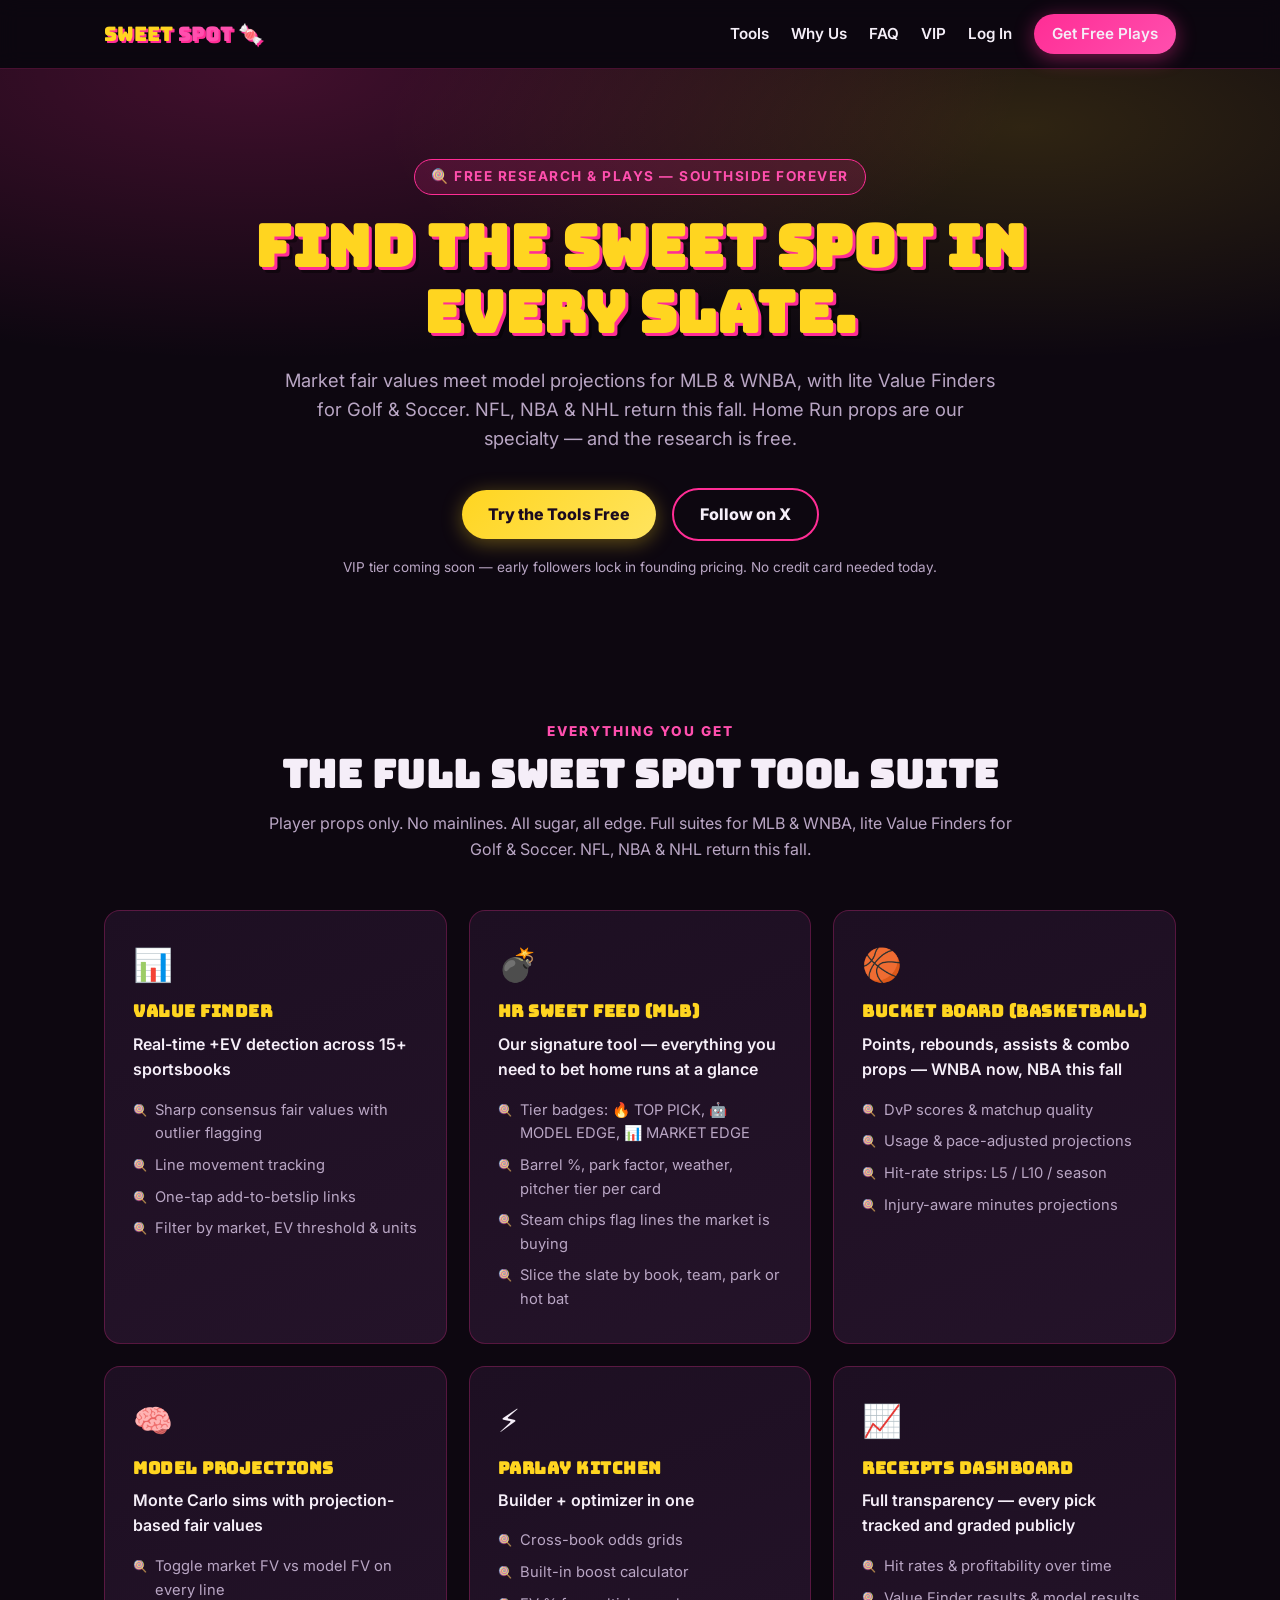
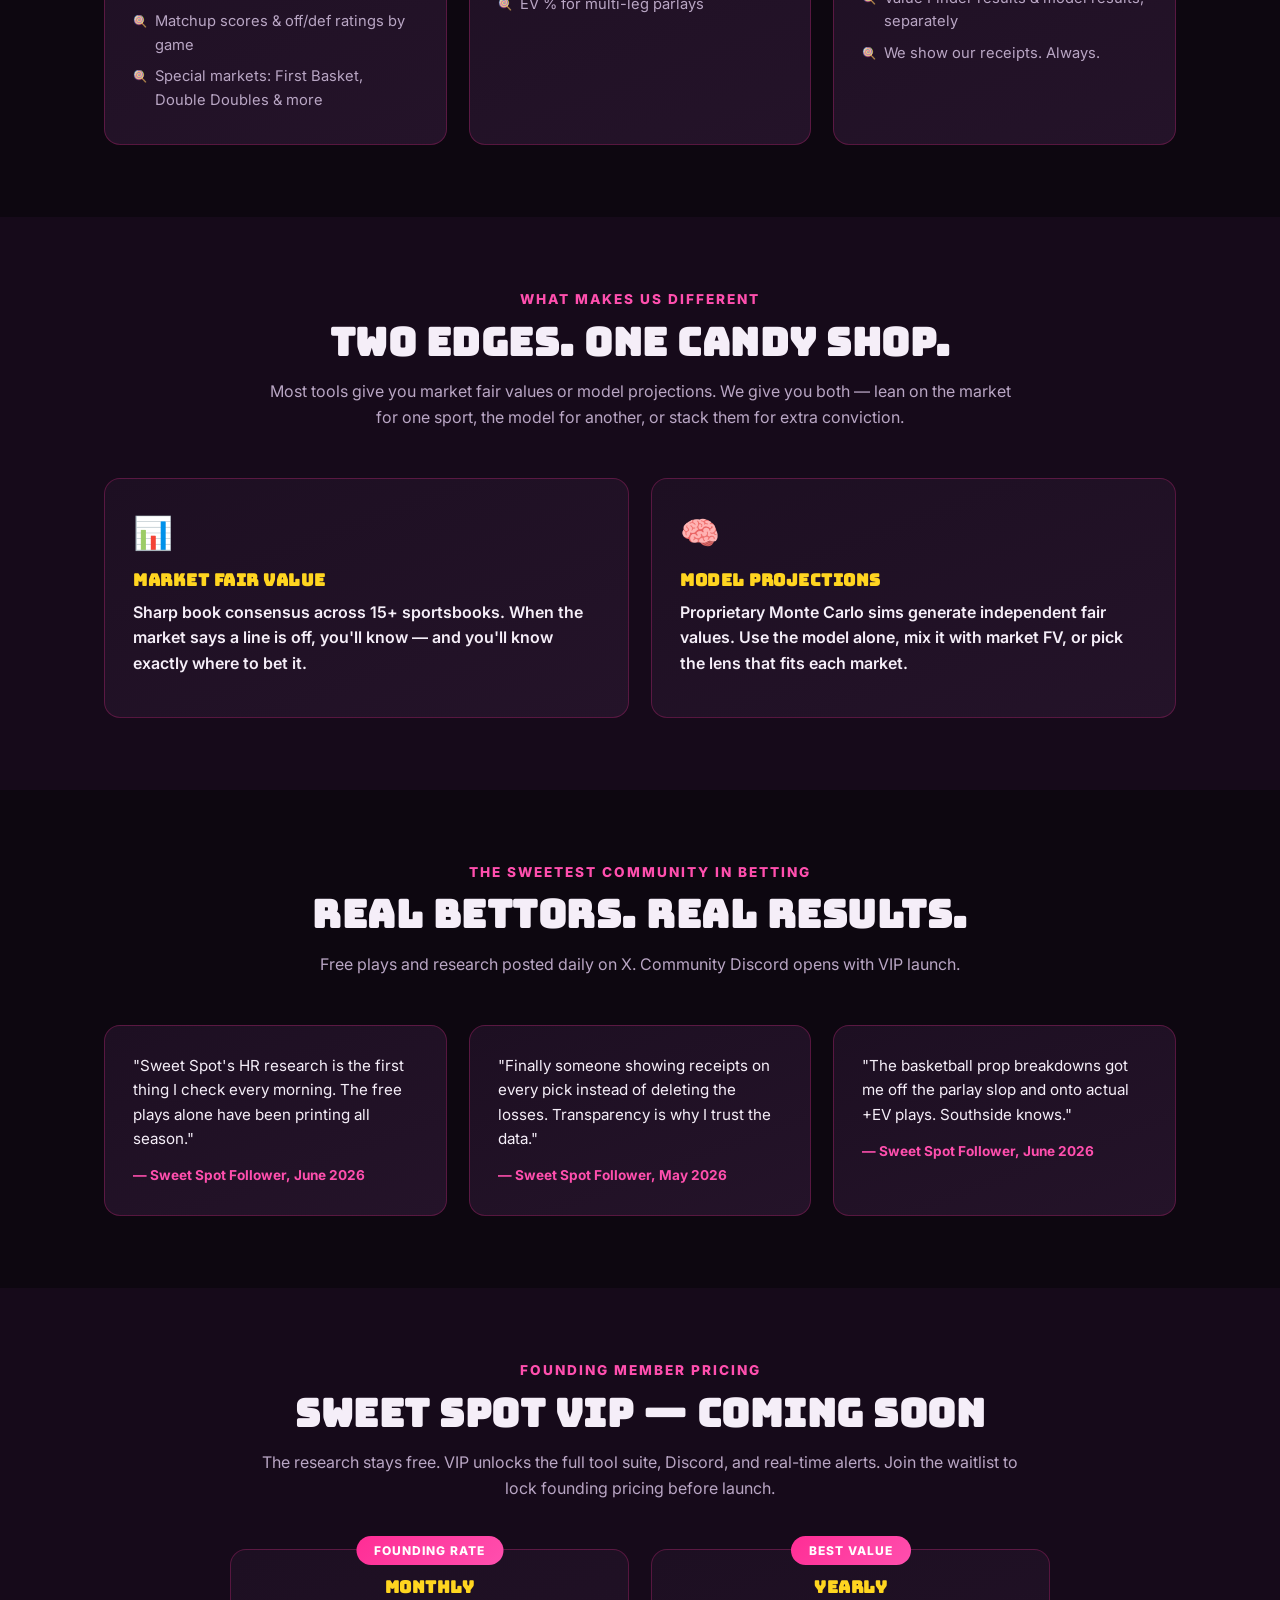
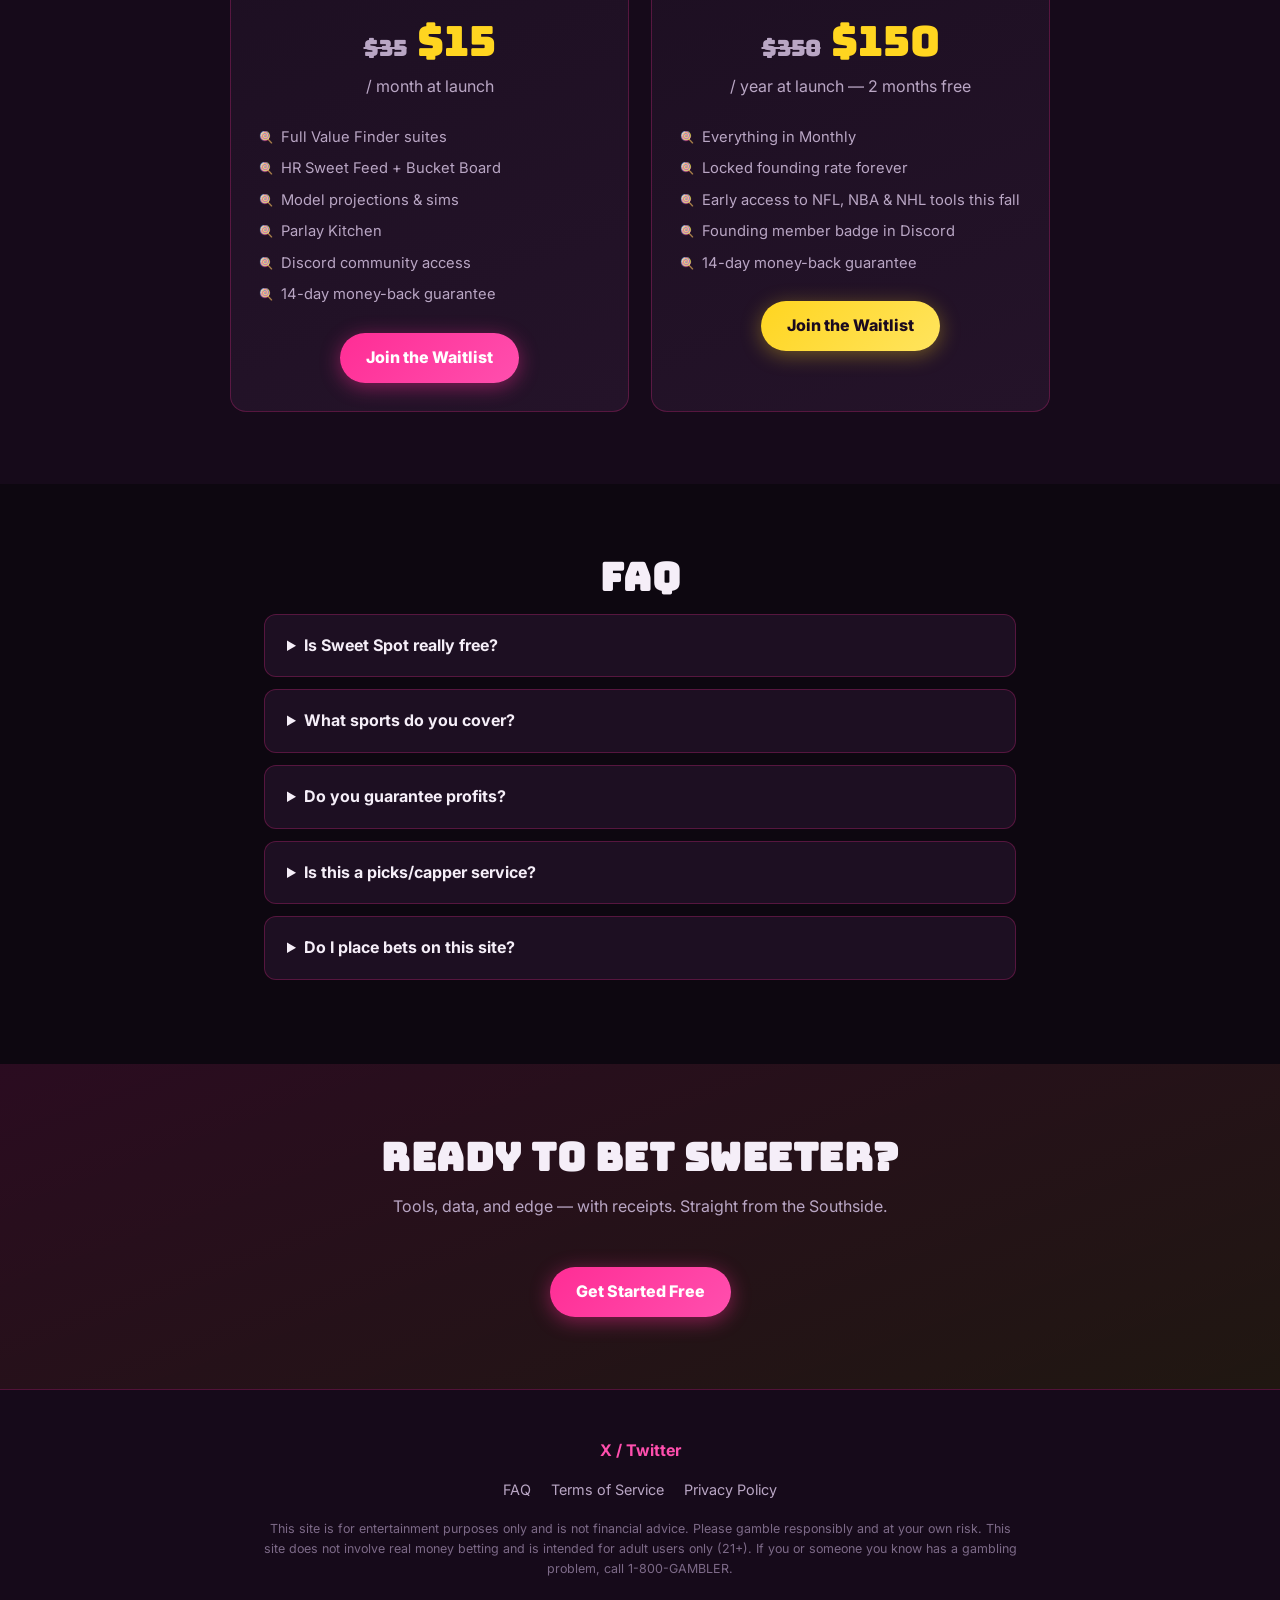
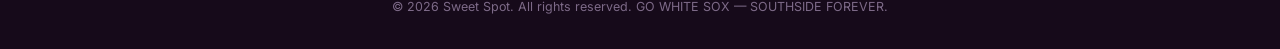
<file: index.html>
<!DOCTYPE html>
<html lang="en">
<head>
<meta charset="UTF-8">
<meta name="viewport" content="width=device-width, initial-scale=1">
<title>Sweet Spot 🍬 | Free Player Prop Research & Plays</title>
<meta name="description" content="Sweet Spot — free player prop research, HR props, basketball props, and +EV plays. Data-driven picks from the Southside.">
<link rel="preconnect" href="https://fonts.googleapis.com">
<link href="https://fonts.googleapis.com/css2?family=Bungee&family=Inter:wght@400;600;700;800&display=swap" rel="stylesheet">
<link rel="stylesheet" href="style.css">
</head>
<body>

<nav class="nav">
  <div class="nav-inner">
    <a href="index.html" class="logo">SWEET <span>SPOT</span> 🍬</a>
    <div class="nav-links">
      <a href="index.html#tools">Tools</a>
      <a href="index.html#edges">Why Us</a>
      <a href="index.html#faq">FAQ</a>
      <a href="index.html#vip">VIP</a>
      <a href="login.html">Log In</a>
      <a href="login.html" class="btn btn-primary btn-sm">Get Free Plays</a>
    </div>
  </div>
</nav>

<header class="hero">
  <span class="eyebrow">🍭 Free Research &amp; Plays — Southside Forever</span>
  <h1>Find the Sweet Spot in every slate.</h1>
  <p class="sub">Market fair values meet model projections for MLB &amp; WNBA, with lite Value Finders for Golf &amp; Soccer. NFL, NBA &amp; NHL return this fall. Home Run props are our specialty — and the research is free.</p>
  <a href="login.html" class="btn btn-yellow">Try the Tools Free</a>
  <a href="https://x.com/SweetSpotReport" class="btn btn-ghost" style="margin-left:12px;">Follow on X</a>
  <p class="fine">VIP tier coming soon — early followers lock in founding pricing. No credit card needed today.</p>
</header>

<section id="tools">
  <div class="container">
    <p class="section-label">Everything You Get</p>
    <h2 class="section-title">The Full Sweet Spot Tool Suite</h2>
    <p class="section-sub">Player props only. No mainlines. All sugar, all edge. Full suites for MLB &amp; WNBA, lite Value Finders for Golf &amp; Soccer. NFL, NBA &amp; NHL return this fall.</p>
    <div class="grid grid-3">
      <div class="card">
        <div class="icon">📊</div>
        <h3>Value Finder</h3>
        <p class="lead">Real-time +EV detection across 15+ sportsbooks</p>
        <ul>
          <li>Sharp consensus fair values with outlier flagging</li>
          <li>Line movement tracking</li>
          <li>One-tap add-to-betslip links</li>
          <li>Filter by market, EV threshold &amp; units</li>
        </ul>
      </div>
      <div class="card">
        <div class="icon">💣</div>
        <h3>HR Sweet Feed (MLB)</h3>
        <p class="lead">Our signature tool — everything you need to bet home runs at a glance</p>
        <ul>
          <li>Tier badges: 🔥 TOP PICK, 🤖 MODEL EDGE, 📊 MARKET EDGE</li>
          <li>Barrel %, park factor, weather, pitcher tier per card</li>
          <li>Steam chips flag lines the market is buying</li>
          <li>Slice the slate by book, team, park or hot bat</li>
        </ul>
      </div>
      <div class="card">
        <div class="icon">🏀</div>
        <h3>Bucket Board (Basketball)</h3>
        <p class="lead">Points, rebounds, assists &amp; combo props — WNBA now, NBA this fall</p>
        <ul>
          <li>DvP scores &amp; matchup quality</li>
          <li>Usage &amp; pace-adjusted projections</li>
          <li>Hit-rate strips: L5 / L10 / season</li>
          <li>Injury-aware minutes projections</li>
        </ul>
      </div>
      <div class="card">
        <div class="icon">🧠</div>
        <h3>Model Projections</h3>
        <p class="lead">Monte Carlo sims with projection-based fair values</p>
        <ul>
          <li>Toggle market FV vs model FV on every line</li>
          <li>Matchup scores &amp; off/def ratings by game</li>
          <li>Special markets: First Basket, Double Doubles &amp; more</li>
        </ul>
      </div>
      <div class="card">
        <div class="icon">⚡</div>
        <h3>Parlay Kitchen</h3>
        <p class="lead">Builder + optimizer in one</p>
        <ul>
          <li>Cross-book odds grids</li>
          <li>Built-in boost calculator</li>
          <li>EV % for multi-leg parlays</li>
        </ul>
      </div>
      <div class="card">
        <div class="icon">📈</div>
        <h3>Receipts Dashboard</h3>
        <p class="lead">Full transparency — every pick tracked and graded publicly</p>
        <ul>
          <li>Hit rates &amp; profitability over time</li>
          <li>Value Finder results &amp; model results, separately</li>
          <li>We show our receipts. Always.</li>
        </ul>
      </div>
    </div>
  </div>
</section>

<section id="edges" style="background: var(--bg-2);">
  <div class="container">
    <p class="section-label">What Makes Us Different</p>
    <h2 class="section-title">Two Edges. One Candy Shop.</h2>
    <p class="section-sub">Most tools give you market fair values or model projections. We give you both — lean on the market for one sport, the model for another, or stack them for extra conviction.</p>
    <div class="grid grid-2">
      <div class="card">
        <div class="icon">📊</div>
        <h3>Market Fair Value</h3>
        <p class="lead">Sharp book consensus across 15+ sportsbooks. When the market says a line is off, you'll know — and you'll know exactly where to bet it.</p>
      </div>
      <div class="card">
        <div class="icon">🧠</div>
        <h3>Model Projections</h3>
        <p class="lead">Proprietary Monte Carlo sims generate independent fair values. Use the model alone, mix it with market FV, or pick the lens that fits each market.</p>
      </div>
    </div>
  </div>
</section>

<section id="community">
  <div class="container">
    <p class="section-label">The Sweetest Community in Betting</p>
    <h2 class="section-title">Real Bettors. Real Results.</h2>
    <p class="section-sub">Free plays and research posted daily on X. Community Discord opens with VIP launch.</p>
    <div class="grid grid-3">
      <div class="card testimonial">
        <p>"Sweet Spot's HR research is the first thing I check every morning. The free plays alone have been printing all season."</p>
        <p class="who">— Sweet Spot Follower, June 2026</p>
      </div>
      <div class="card testimonial">
        <p>"Finally someone showing receipts on every pick instead of deleting the losses. Transparency is why I trust the data."</p>
        <p class="who">— Sweet Spot Follower, May 2026</p>
      </div>
      <div class="card testimonial">
        <p>"The basketball prop breakdowns got me off the parlay slop and onto actual +EV plays. Southside knows."</p>
        <p class="who">— Sweet Spot Follower, June 2026</p>
      </div>
    </div>
  </div>
</section>

<section id="vip" style="background: var(--bg-2);">
  <div class="container">
    <p class="section-label">Founding Member Pricing</p>
    <h2 class="section-title">Sweet Spot VIP — Coming Soon</h2>
    <p class="section-sub">The research stays free. VIP unlocks the full tool suite, Discord, and real-time alerts. Join the waitlist to lock founding pricing before launch.</p>
    <div class="grid grid-2" style="max-width: 820px; margin: 0 auto;">
      <div class="card price-card">
        <div class="ribbon">Founding Rate</div>
        <h3>Monthly</h3>
        <div class="price"><span class="strike">$35</span>$15</div>
        <p class="per">/ month at launch</p>
        <ul>
          <li>Full Value Finder suites</li>
          <li>HR Sweet Feed + Bucket Board</li>
          <li>Model projections &amp; sims</li>
          <li>Parlay Kitchen</li>
          <li>Discord community access</li>
          <li>14-day money-back guarantee</li>
        </ul>
        <a href="login.html" class="btn btn-primary">Join the Waitlist</a>
      </div>
      <div class="card price-card">
        <div class="ribbon">Best Value</div>
        <h3>Yearly</h3>
        <div class="price"><span class="strike">$350</span>$150</div>
        <p class="per">/ year at launch — 2 months free</p>
        <ul>
          <li>Everything in Monthly</li>
          <li>Locked founding rate forever</li>
          <li>Early access to NFL, NBA &amp; NHL tools this fall</li>
          <li>Founding member badge in Discord</li>
          <li>14-day money-back guarantee</li>
        </ul>
        <a href="login.html" class="btn btn-yellow">Join the Waitlist</a>
      </div>
    </div>
  </div>
</section>

<section id="faq">
  <div class="container" style="max-width: 800px;">
    <h2 class="section-title">FAQ</h2>
    <details>
      <summary>Is Sweet Spot really free?</summary>
      <p>Yes — research, plays, and the demo tools are free right now. A VIP tier with the full live tool suite and Discord launches soon; waitlist members lock founding pricing.</p>
    </details>
    <details>
      <summary>What sports do you cover?</summary>
      <p>Full suites for MLB &amp; WNBA, with lite Value Finders for Golf &amp; Soccer. NFL, NBA &amp; NHL return this fall. Home Run props are our specialty.</p>
    </details>
    <details>
      <summary>Do you guarantee profits?</summary>
      <p>No one can. We surface +EV opportunities backed by market consensus and model projections, and we track every pick publicly so you can judge the results yourself.</p>
    </details>
    <details>
      <summary>Is this a picks/capper service?</summary>
      <p>No. Sweet Spot is a data and tools platform. We teach you to find your own edge — you're not blindly tailing anyone.</p>
    </details>
    <details>
      <summary>Do I place bets on this site?</summary>
      <p>No. Sweet Spot never handles money or takes bets. We link out to licensed sportsbooks where legal. 21+ only.</p>
    </details>
  </div>
</section>

<section style="text-align:center; background: linear-gradient(160deg, rgba(255,45,149,0.12), rgba(255,213,32,0.08));">
  <div class="container">
    <h2 class="section-title">Ready to bet sweeter?</h2>
    <p class="section-sub">Tools, data, and edge — with receipts. Straight from the Southside.</p>
    <a href="login.html" class="btn btn-primary">Get Started Free</a>
  </div>
</section>

<footer>
  <div class="socials">
    <a href="https://x.com/SweetSpotReport">X / Twitter</a>
  </div>
  <div class="foot-links">
    <a href="index.html#faq">FAQ</a>
    <a href="terms.html">Terms of Service</a>
    <a href="privacy.html">Privacy Policy</a>
  </div>
  <p class="disclaimer">This site is for entertainment purposes only and is not financial advice. Please gamble responsibly and at your own risk. This site does not involve real money betting and is intended for adult users only (21+). If you or someone you know has a gambling problem, call 1-800-GAMBLER.</p>
  <p class="disclaimer">© 2026 Sweet Spot. All rights reserved. GO WHITE SOX — SOUTHSIDE FOREVER.</p>
</footer>

</body>
</html>
</file>
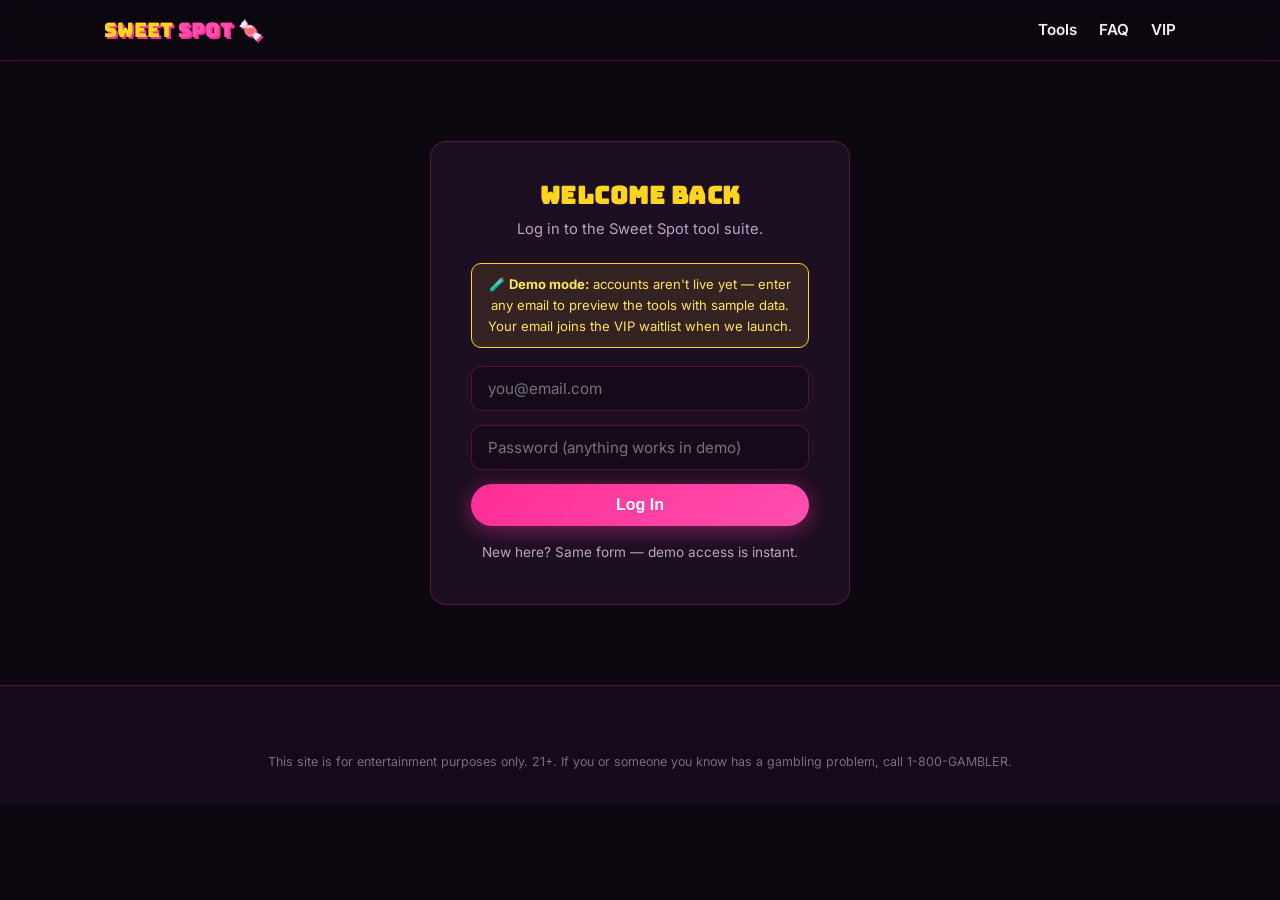
<file: login.html>
<!DOCTYPE html>
<html lang="en">
<head>
<meta charset="UTF-8">
<meta name="viewport" content="width=device-width, initial-scale=1">
<title>Log In | Sweet Spot 🍬</title>
<link href="https://fonts.googleapis.com/css2?family=Bungee&family=Inter:wght@400;600;700;800&display=swap" rel="stylesheet">
<link rel="stylesheet" href="style.css">
</head>
<body>

<nav class="nav">
  <div class="nav-inner">
    <a href="index.html" class="logo">SWEET <span>SPOT</span> 🍬</a>
    <div class="nav-links">
      <a href="index.html#tools">Tools</a>
      <a href="index.html#faq">FAQ</a>
      <a href="index.html#vip">VIP</a>
    </div>
  </div>
</nav>

<div class="auth-box">
  <h2 class="brand-font" style="color: var(--yellow); margin-bottom: 8px;">Welcome Back</h2>
  <p style="color: var(--muted); margin-bottom: 22px; font-size: 0.92rem;">Log in to the Sweet Spot tool suite.</p>
  <div class="demo-note">🧪 <strong>Demo mode:</strong> accounts aren't live yet — enter any email to preview the tools with sample data. Your email joins the VIP waitlist when we launch.</div>
  <form id="loginForm">
    <input type="email" id="email" placeholder="you@email.com" required>
    <input type="password" id="password" placeholder="Password (anything works in demo)" required>
    <button type="submit" class="btn btn-primary" style="width:100%;">Log In</button>
  </form>
  <p style="margin-top: 16px; font-size: 0.85rem; color: var(--muted);">New here? Same form — demo access is instant.</p>
</div>

<footer>
  <p class="disclaimer">This site is for entertainment purposes only. 21+. If you or someone you know has a gambling problem, call 1-800-GAMBLER.</p>
</footer>

<script>
document.getElementById('loginForm').addEventListener('submit', function(e) {
  e.preventDefault();
  var email = document.getElementById('email').value;
  try { localStorage.setItem('ss_user', email); } catch (err) {}
  window.location.href = 'tools.html';
});
</script>
</body>
</html>
</file>
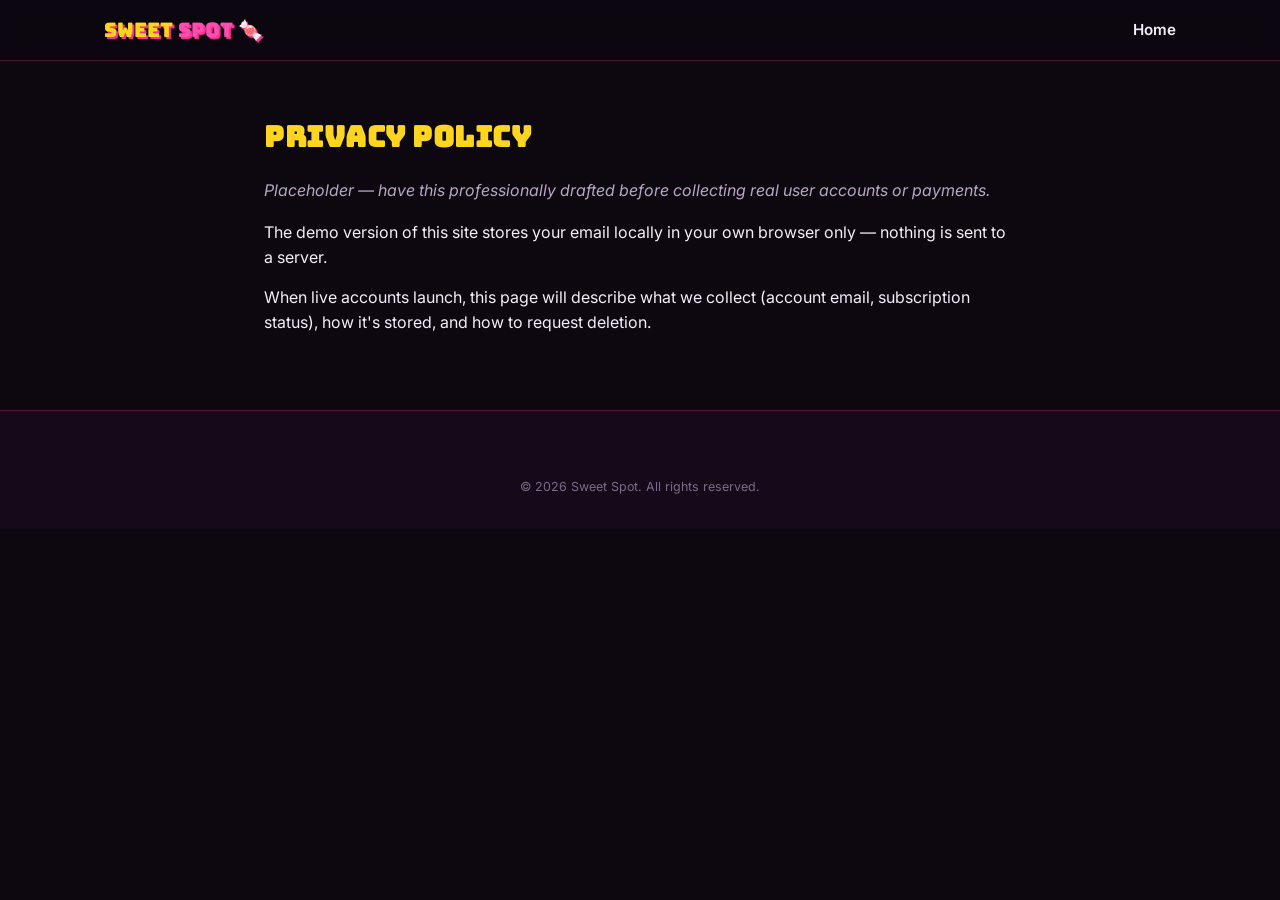
<file: privacy.html>
<!DOCTYPE html>
<html lang="en">
<head>
<meta charset="UTF-8">
<meta name="viewport" content="width=device-width, initial-scale=1">
<title>Privacy Policy | Sweet Spot 🍬</title>
<link href="https://fonts.googleapis.com/css2?family=Bungee&family=Inter:wght@400;600;700;800&display=swap" rel="stylesheet">
<link rel="stylesheet" href="style.css">
</head>
<body>
<nav class="nav">
  <div class="nav-inner">
    <a href="index.html" class="logo">SWEET <span>SPOT</span> 🍬</a>
    <div class="nav-links"><a href="index.html">Home</a></div>
  </div>
</nav>
<div class="container" style="max-width: 800px; padding: 60px 24px;">
  <h1 style="color: var(--yellow); font-size: 1.8rem; margin-bottom: 24px;">Privacy Policy</h1>
  <p style="color: var(--muted); margin-bottom: 16px;"><em>Placeholder — have this professionally drafted before collecting real user accounts or payments.</em></p>
  <p style="margin-bottom: 14px;">The demo version of this site stores your email locally in your own browser only — nothing is sent to a server.</p>
  <p style="margin-bottom: 14px;">When live accounts launch, this page will describe what we collect (account email, subscription status), how it's stored, and how to request deletion.</p>
</div>
<footer>
  <p class="disclaimer">© 2026 Sweet Spot. All rights reserved.</p>
</footer>
</body>
</html>
</file>
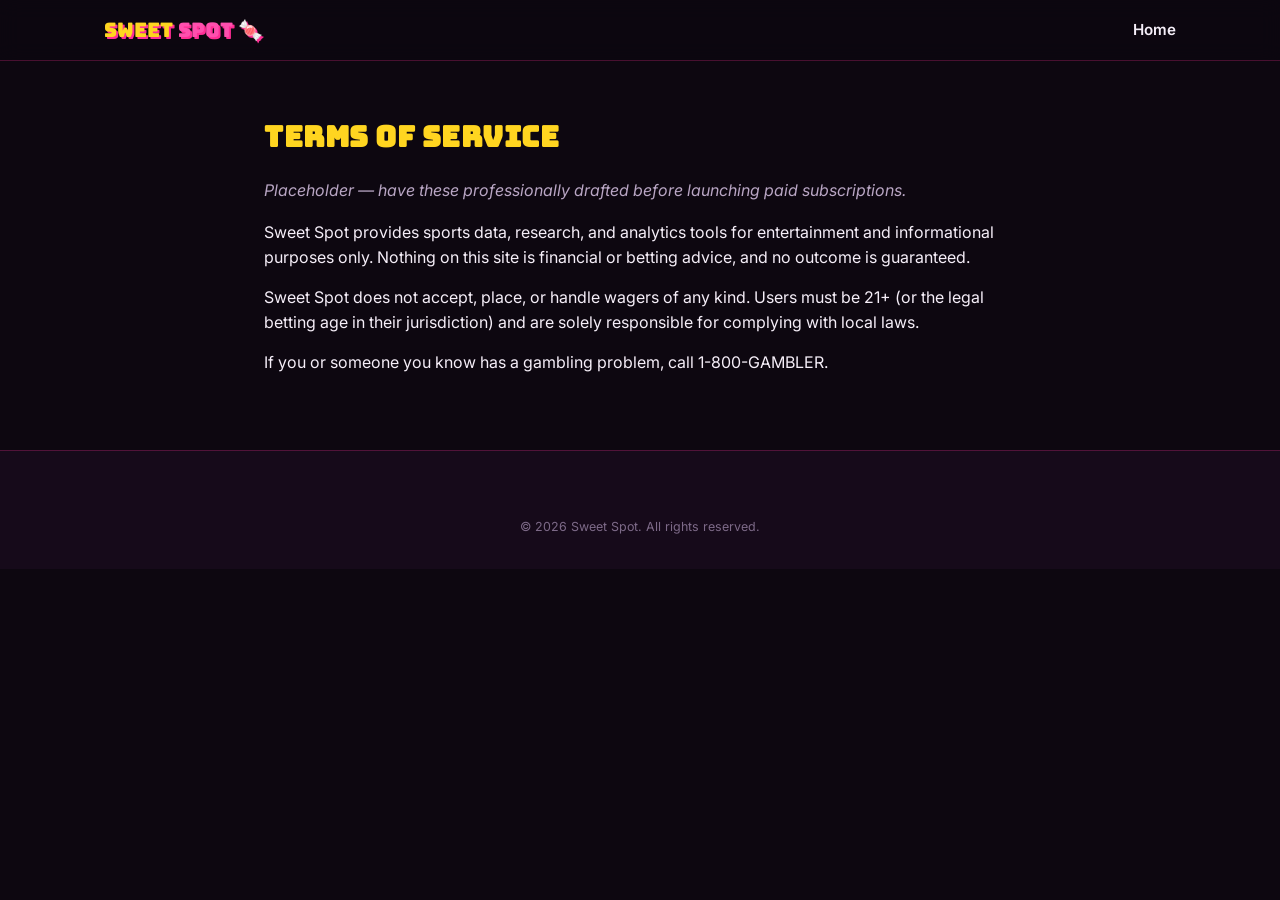
<file: terms.html>
<!DOCTYPE html>
<html lang="en">
<head>
<meta charset="UTF-8">
<meta name="viewport" content="width=device-width, initial-scale=1">
<title>Terms of Service | Sweet Spot 🍬</title>
<link href="https://fonts.googleapis.com/css2?family=Bungee&family=Inter:wght@400;600;700;800&display=swap" rel="stylesheet">
<link rel="stylesheet" href="style.css">
</head>
<body>
<nav class="nav">
  <div class="nav-inner">
    <a href="index.html" class="logo">SWEET <span>SPOT</span> 🍬</a>
    <div class="nav-links"><a href="index.html">Home</a></div>
  </div>
</nav>
<div class="container" style="max-width: 800px; padding: 60px 24px;">
  <h1 style="color: var(--yellow); font-size: 1.8rem; margin-bottom: 24px;">Terms of Service</h1>
  <p style="color: var(--muted); margin-bottom: 16px;"><em>Placeholder — have these professionally drafted before launching paid subscriptions.</em></p>
  <p style="margin-bottom: 14px;">Sweet Spot provides sports data, research, and analytics tools for entertainment and informational purposes only. Nothing on this site is financial or betting advice, and no outcome is guaranteed.</p>
  <p style="margin-bottom: 14px;">Sweet Spot does not accept, place, or handle wagers of any kind. Users must be 21+ (or the legal betting age in their jurisdiction) and are solely responsible for complying with local laws.</p>
  <p style="margin-bottom: 14px;">If you or someone you know has a gambling problem, call 1-800-GAMBLER.</p>
</div>
<footer>
  <p class="disclaimer">© 2026 Sweet Spot. All rights reserved.</p>
</footer>
</body>
</html>
</file>
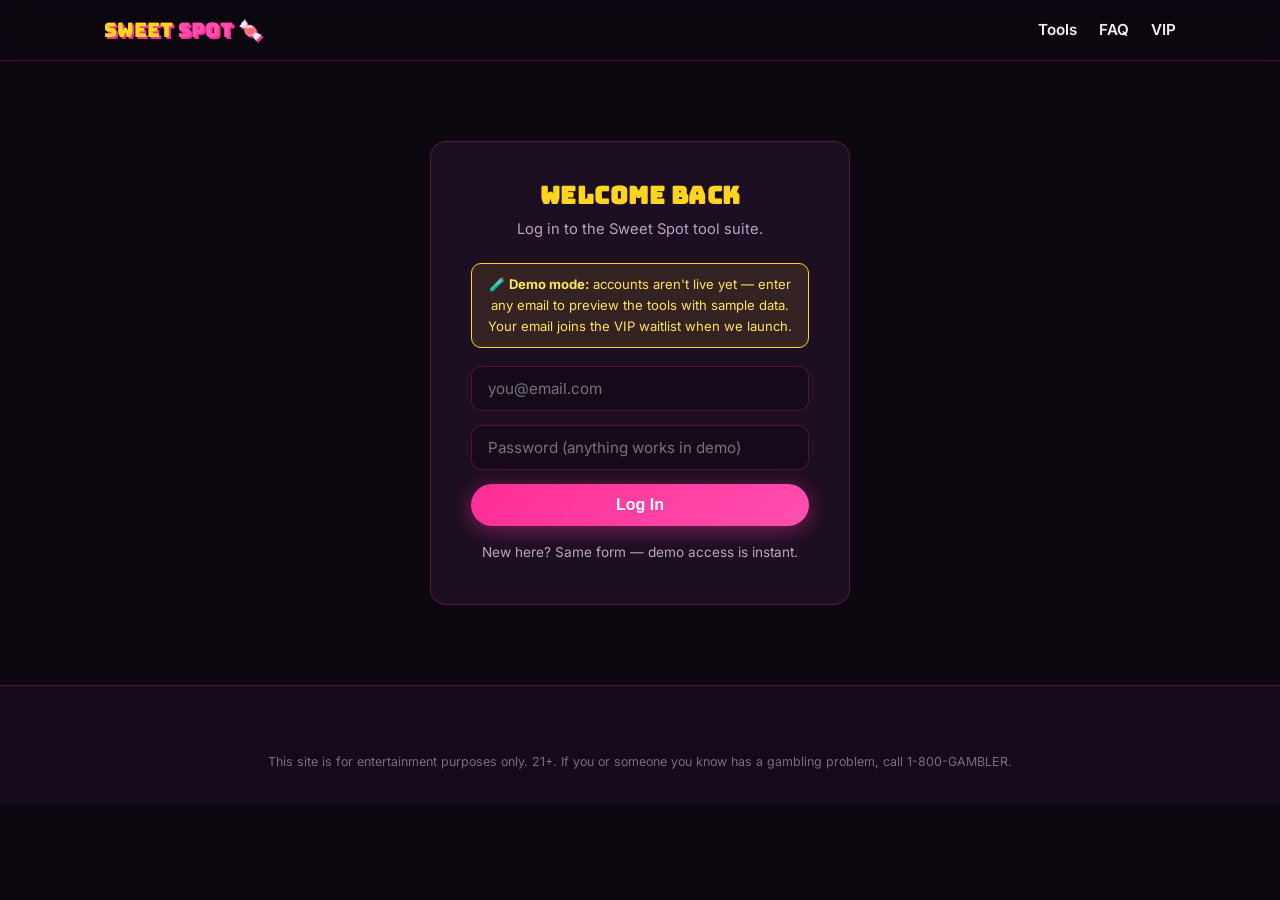
<file: tools.html>
<!DOCTYPE html>
<html lang="en">
<head>
<meta charset="UTF-8">
<meta name="viewport" content="width=device-width, initial-scale=1">
<title>Tool Suite | Sweet Spot 🍬</title>
<link href="https://fonts.googleapis.com/css2?family=Bungee&family=Inter:wght@400;600;700;800&display=swap" rel="stylesheet">
<link rel="stylesheet" href="style.css">
</head>
<body>

<nav class="nav">
  <div class="nav-inner">
    <a href="index.html" class="logo">SWEET <span>SPOT</span> 🍬</a>
    <div class="nav-links">
      <a href="index.html#vip">VIP</a>
      <a href="index.html#faq">FAQ</a>
      <a href="#" id="logoutBtn">Log Out</a>
    </div>
  </div>
</nav>

<div class="container dash">
  <div class="dash-head">
    <div>
      <h2 class="brand-font" style="color: var(--yellow); font-size: 1.5rem;">Tool Suite</h2>
      <p style="color: var(--muted); font-size: 0.88rem;">Welcome, <span id="userEmail">degen</span> 🍭 <span class="badge badge-yellow">DEMO DATA</span></p>
    </div>
    <a href="index.html#vip" class="btn btn-primary btn-sm">Unlock Live Data — Join VIP Waitlist</a>
  </div>

  <div class="tabs">
    <button class="tab active" data-tab="vf">📊 Value Finder</button>
    <button class="tab" data-tab="hr">💣 HR Sweet Feed</button>
    <button class="tab" data-tab="bb">🏀 Bucket Board</button>
  </div>

  <!-- VALUE FINDER -->
  <div id="tab-vf">
    <div class="filters">
      <select id="vfSport">
        <option value="all">All Sports</option>
        <option value="MLB">MLB</option>
        <option value="WNBA">WNBA</option>
      </select>
      <select id="vfBook">
        <option value="all">All Books</option>
        <option>DraftKings</option>
        <option>FanDuel</option>
        <option>BetMGM</option>
        <option>Caesars</option>
      </select>
      <label style="color: var(--muted); font-size: 0.85rem;">Min EV %
        <input type="number" id="vfMinEv" value="0" min="0" max="20" step="0.5" style="width: 70px; margin-left: 6px;">
      </label>
    </div>
    <div class="table-wrap">
      <table class="vf-table" id="vfTable">
        <thead>
          <tr><th>Player</th><th>Sport</th><th>Market</th><th>Line</th><th>Book</th><th>Odds</th><th>Fair Value</th><th>EV %</th><th>Units</th></tr>
        </thead>
        <tbody></tbody>
      </table>
    </div>
  </div>

  <!-- HR FEED -->
  <div id="tab-hr" style="display:none;">
    <div class="filters">
      <select id="hrTier">
        <option value="all">All Tiers</option>
        <option value="🔥 TOP PICK">🔥 TOP PICK</option>
        <option value="🤖 MODEL EDGE">🤖 MODEL EDGE</option>
        <option value="📊 MARKET EDGE">📊 MARKET EDGE</option>
      </select>
    </div>
    <div class="hr-grid" id="hrGrid"></div>
  </div>

  <!-- BUCKET BOARD -->
  <div id="tab-bb" style="display:none;">
    <div class="table-wrap">
      <table class="vf-table" id="bbTable">
        <thead>
          <tr><th>Player</th><th>Team</th><th>Market</th><th>Line</th><th>Proj</th><th>L10 Hit</th><th>DvP</th><th>Best Odds</th><th>EV %</th></tr>
        </thead>
        <tbody></tbody>
      </table>
    </div>
  </div>
</div>

<footer>
  <p class="disclaimer">Demo data shown for preview purposes. This site is for entertainment purposes only. 21+. If you or someone you know has a gambling problem, call 1-800-GAMBLER.</p>
</footer>

<script src="app.js"></script>
</body>
</html>
</file>
<file: style.css>
/* ============ SWEET SPOT — shared styles ============ */
:root {
  --bg: #0d0710;
  --bg-2: #160a1a;
  --card: #1d0f22;
  --card-2: #241329;
  --pink: #ff2d95;
  --pink-hot: #ff4fae;
  --yellow: #ffd520;
  --yellow-2: #ffe45e;
  --text: #f5eef8;
  --muted: #b9a6c4;
  --green: #3ddc84;
  --red: #ff5c5c;
  --border: rgba(255, 45, 149, 0.25);
  --radius: 16px;
}
* { margin: 0; padding: 0; box-sizing: border-box; }
html { scroll-behavior: smooth; }
body {
  background: var(--bg);
  color: var(--text);
  font-family: "Inter", system-ui, -apple-system, sans-serif;
  line-height: 1.6;
  overflow-x: hidden;
}
h1, h2, h3, .brand-font {
  font-family: "Bungee", "Inter", sans-serif;
  line-height: 1.15;
  letter-spacing: 0.5px;
}
a { color: var(--pink-hot); text-decoration: none; }
img { max-width: 100%; }
.container { max-width: 1120px; margin: 0 auto; padding: 0 24px; }

/* ---- nav ---- */
.nav {
  position: sticky; top: 0; z-index: 50;
  background: rgba(13, 7, 16, 0.92);
  backdrop-filter: blur(10px);
  border-bottom: 1px solid var(--border);
}
.nav-inner {
  display: flex; align-items: center; justify-content: space-between;
  padding: 14px 24px; max-width: 1120px; margin: 0 auto;
}
.logo {
  font-family: "Bungee", sans-serif; font-size: 1.25rem;
  color: var(--yellow);
  text-shadow: 2px 2px 0 var(--pink);
  white-space: nowrap;
}
.logo span { color: var(--pink-hot); }
.nav-links { display: flex; gap: 22px; align-items: center; flex-wrap: wrap; }
.nav-links a { color: var(--text); font-weight: 600; font-size: 0.95rem; }
.nav-links a:hover { color: var(--yellow); }
.btn {
  display: inline-block; padding: 12px 26px; border-radius: 999px;
  font-weight: 800; font-size: 1rem; cursor: pointer; border: none;
  transition: transform 0.15s ease, box-shadow 0.15s ease;
}
.btn:hover { transform: translateY(-2px); }
.btn-primary {
  background: linear-gradient(135deg, var(--pink), var(--pink-hot));
  color: #fff; box-shadow: 0 4px 20px rgba(255, 45, 149, 0.45);
}
.btn-yellow {
  background: linear-gradient(135deg, var(--yellow), var(--yellow-2));
  color: #1a0a1f; box-shadow: 0 4px 20px rgba(255, 213, 32, 0.35);
}
.btn-ghost {
  background: transparent; color: var(--text);
  border: 2px solid var(--pink);
}
.btn-sm { padding: 8px 18px; font-size: 0.85rem; }

/* ---- hero ---- */
.hero {
  position: relative; text-align: center; padding: 90px 24px 70px;
  background:
    radial-gradient(ellipse 60% 50% at 20% 0%, rgba(255, 45, 149, 0.22), transparent),
    radial-gradient(ellipse 50% 40% at 80% 10%, rgba(255, 213, 32, 0.14), transparent),
    var(--bg);
}
.hero h1 {
  font-size: clamp(2.1rem, 5.5vw, 3.6rem);
  margin: 18px auto 20px; max-width: 900px;
  color: var(--yellow);
  text-shadow: 3px 3px 0 var(--pink), 6px 6px 0 rgba(0,0,0,0.4);
}
.hero p.sub { font-size: 1.15rem; color: var(--muted); max-width: 720px; margin: 0 auto 34px; }
.hero .eyebrow {
  display: inline-block; padding: 6px 16px; border-radius: 999px;
  background: rgba(255, 45, 149, 0.15); border: 1px solid var(--pink);
  color: var(--pink-hot); font-weight: 700; font-size: 0.85rem;
  text-transform: uppercase; letter-spacing: 1.5px;
}
.hero .fine { margin-top: 16px; color: var(--muted); font-size: 0.85rem; }

/* ---- sections ---- */
section { padding: 72px 0; }
.section-label {
  text-align: center; color: var(--pink-hot); font-weight: 800;
  text-transform: uppercase; letter-spacing: 2px; font-size: 0.85rem; margin-bottom: 10px;
}
.section-title {
  text-align: center; font-size: clamp(1.6rem, 3.5vw, 2.4rem);
  margin-bottom: 14px; color: var(--text);
}
.section-sub { text-align: center; color: var(--muted); max-width: 760px; margin: 0 auto 48px; }

/* ---- cards grid ---- */
.grid { display: grid; gap: 22px; }
.grid-3 { grid-template-columns: repeat(auto-fit, minmax(300px, 1fr)); }
.grid-2 { grid-template-columns: repeat(auto-fit, minmax(340px, 1fr)); }
.card {
  background: linear-gradient(160deg, var(--card), var(--card-2));
  border: 1px solid var(--border); border-radius: var(--radius);
  padding: 28px; transition: transform 0.2s, border-color 0.2s;
}
.card:hover { transform: translateY(-4px); border-color: var(--pink); }
.card .icon { font-size: 2rem; margin-bottom: 12px; }
.card h3 { color: var(--yellow); font-size: 1.05rem; margin-bottom: 10px; }
.card p.lead { color: var(--text); font-weight: 600; margin-bottom: 12px; }
.card ul { list-style: none; }
.card ul li { color: var(--muted); font-size: 0.92rem; padding: 4px 0 4px 22px; position: relative; }
.card ul li::before { content: "🍭"; position: absolute; left: 0; font-size: 0.7rem; top: 7px; }

/* ---- badges ---- */
.badge {
  display: inline-block; padding: 3px 12px; border-radius: 999px;
  font-size: 0.75rem; font-weight: 800; text-transform: uppercase; letter-spacing: 0.5px;
}
.badge-pink { background: rgba(255,45,149,0.18); color: var(--pink-hot); border: 1px solid var(--pink); }
.badge-yellow { background: rgba(255,213,32,0.15); color: var(--yellow); border: 1px solid var(--yellow); }
.badge-green { background: rgba(61,220,132,0.12); color: var(--green); border: 1px solid var(--green); }

/* ---- testimonials ---- */
.testimonial { font-size: 0.95rem; }
.testimonial .who { margin-top: 14px; color: var(--pink-hot); font-weight: 700; font-size: 0.85rem; }

/* ---- pricing ---- */
.price-card { text-align: center; position: relative; }
.price-card .price { font-family: "Bungee", sans-serif; font-size: 2.6rem; color: var(--yellow); }
.price-card .price .strike { color: var(--muted); font-size: 1.4rem; text-decoration: line-through; margin-right: 10px; }
.price-card .per { color: var(--muted); }
.price-card ul { text-align: left; margin: 22px 0; }
.ribbon {
  position: absolute; top: -14px; left: 50%; transform: translateX(-50%);
  background: linear-gradient(135deg, var(--pink), var(--pink-hot));
  color: #fff; font-weight: 800; font-size: 0.75rem; padding: 5px 18px;
  border-radius: 999px; text-transform: uppercase; letter-spacing: 1px; white-space: nowrap;
}

/* ---- FAQ ---- */
details {
  background: var(--card); border: 1px solid var(--border);
  border-radius: 12px; padding: 18px 22px; margin-bottom: 12px;
}
details summary { cursor: pointer; font-weight: 700; color: var(--text); }
details p { margin-top: 10px; color: var(--muted); font-size: 0.95rem; }

/* ---- footer ---- */
footer {
  border-top: 1px solid var(--border); padding: 48px 24px 32px;
  background: var(--bg-2); text-align: center;
}
footer .foot-links { display: flex; gap: 20px; justify-content: center; flex-wrap: wrap; margin-bottom: 18px; }
footer .foot-links a { color: var(--muted); font-size: 0.9rem; }
footer .foot-links a:hover { color: var(--yellow); }
footer .disclaimer { color: #7d6a88; font-size: 0.78rem; max-width: 760px; margin: 18px auto 0; }
footer .socials { margin-bottom: 14px; }
footer .socials a { margin: 0 10px; font-weight: 700; }

/* ---- tools dashboard ---- */
.dash { padding: 36px 0 80px; }
.dash-head { display: flex; align-items: center; justify-content: space-between; flex-wrap: wrap; gap: 14px; margin-bottom: 24px; }
.tabs { display: flex; gap: 8px; flex-wrap: wrap; margin-bottom: 22px; }
.tab {
  padding: 10px 20px; border-radius: 999px; border: 1px solid var(--border);
  background: var(--card); color: var(--muted); font-weight: 700; cursor: pointer; font-size: 0.9rem;
}
.tab.active { background: linear-gradient(135deg, var(--pink), var(--pink-hot)); color: #fff; border-color: transparent; }
.filters { display: flex; gap: 12px; flex-wrap: wrap; margin-bottom: 20px; align-items: center; }
.filters select, .filters input {
  background: var(--card); color: var(--text); border: 1px solid var(--border);
  border-radius: 10px; padding: 9px 14px; font-size: 0.9rem; font-family: inherit;
}
.vf-table { width: 100%; border-collapse: collapse; font-size: 0.9rem; }
.vf-table th {
  text-align: left; color: var(--pink-hot); text-transform: uppercase; font-size: 0.72rem;
  letter-spacing: 1px; padding: 10px 12px; border-bottom: 2px solid var(--border);
}
.vf-table td { padding: 12px; border-bottom: 1px solid rgba(255,45,149,0.1); }
.vf-table tr:hover td { background: rgba(255, 45, 149, 0.05); }
.ev-pos { color: var(--green); font-weight: 800; }
.table-wrap { overflow-x: auto; background: var(--card); border: 1px solid var(--border); border-radius: var(--radius); padding: 10px; }

/* HR feed cards */
.hr-grid { display: grid; gap: 18px; grid-template-columns: repeat(auto-fill, minmax(290px, 1fr)); }
.hr-card {
  background: linear-gradient(160deg, var(--card), var(--card-2));
  border: 1px solid var(--border); border-radius: var(--radius); padding: 20px;
}
.hr-card .top { display: flex; justify-content: space-between; align-items: center; margin-bottom: 10px; }
.hr-card .player { font-weight: 800; font-size: 1.05rem; }
.hr-card .meta { color: var(--muted); font-size: 0.82rem; margin-bottom: 12px; }
.hr-card .stats { display: grid; grid-template-columns: 1fr 1fr 1fr; gap: 8px; margin-bottom: 12px; }
.hr-card .stat { background: rgba(0,0,0,0.25); border-radius: 10px; padding: 8px; text-align: center; }
.hr-card .stat .v { font-weight: 800; color: var(--yellow); font-size: 0.95rem; }
.hr-card .stat .k { color: var(--muted); font-size: 0.68rem; text-transform: uppercase; letter-spacing: 0.5px; }
.hr-card .odds-row { display: flex; justify-content: space-between; align-items: center; }
.hr-card .odds { font-weight: 800; color: var(--green); }

/* login */
.auth-box {
  max-width: 420px; margin: 80px auto; background: var(--card);
  border: 1px solid var(--border); border-radius: var(--radius); padding: 40px; text-align: center;
}
.auth-box input {
  width: 100%; margin-bottom: 14px; background: var(--bg-2); color: var(--text);
  border: 1px solid var(--border); border-radius: 10px; padding: 12px 16px; font-size: 0.95rem; font-family: inherit;
}
.demo-note {
  background: rgba(255,213,32,0.1); border: 1px solid var(--yellow);
  border-radius: 10px; padding: 10px 14px; font-size: 0.82rem; color: var(--yellow-2); margin-bottom: 18px;
}

@media (max-width: 640px) {
  .nav-links { gap: 12px; font-size: 0.85rem; }
  section { padding: 48px 0; }
}
</file>
